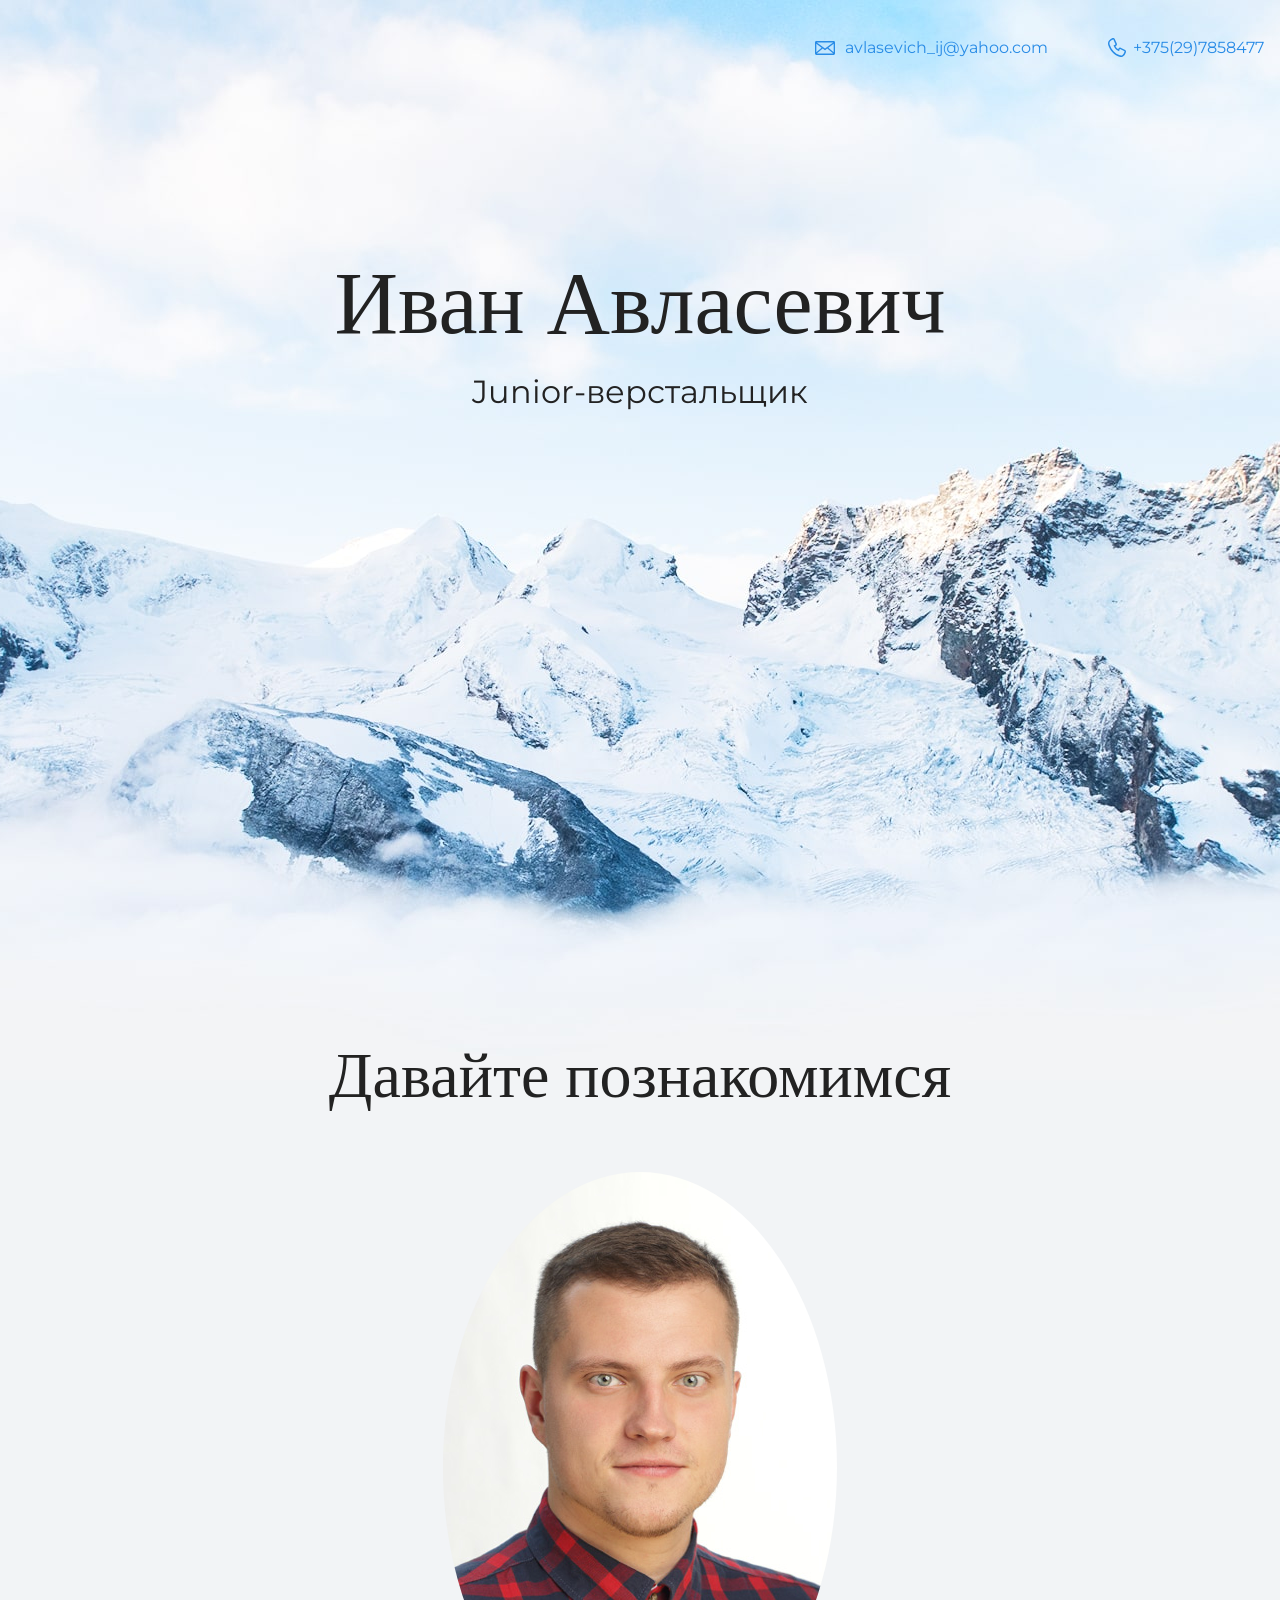
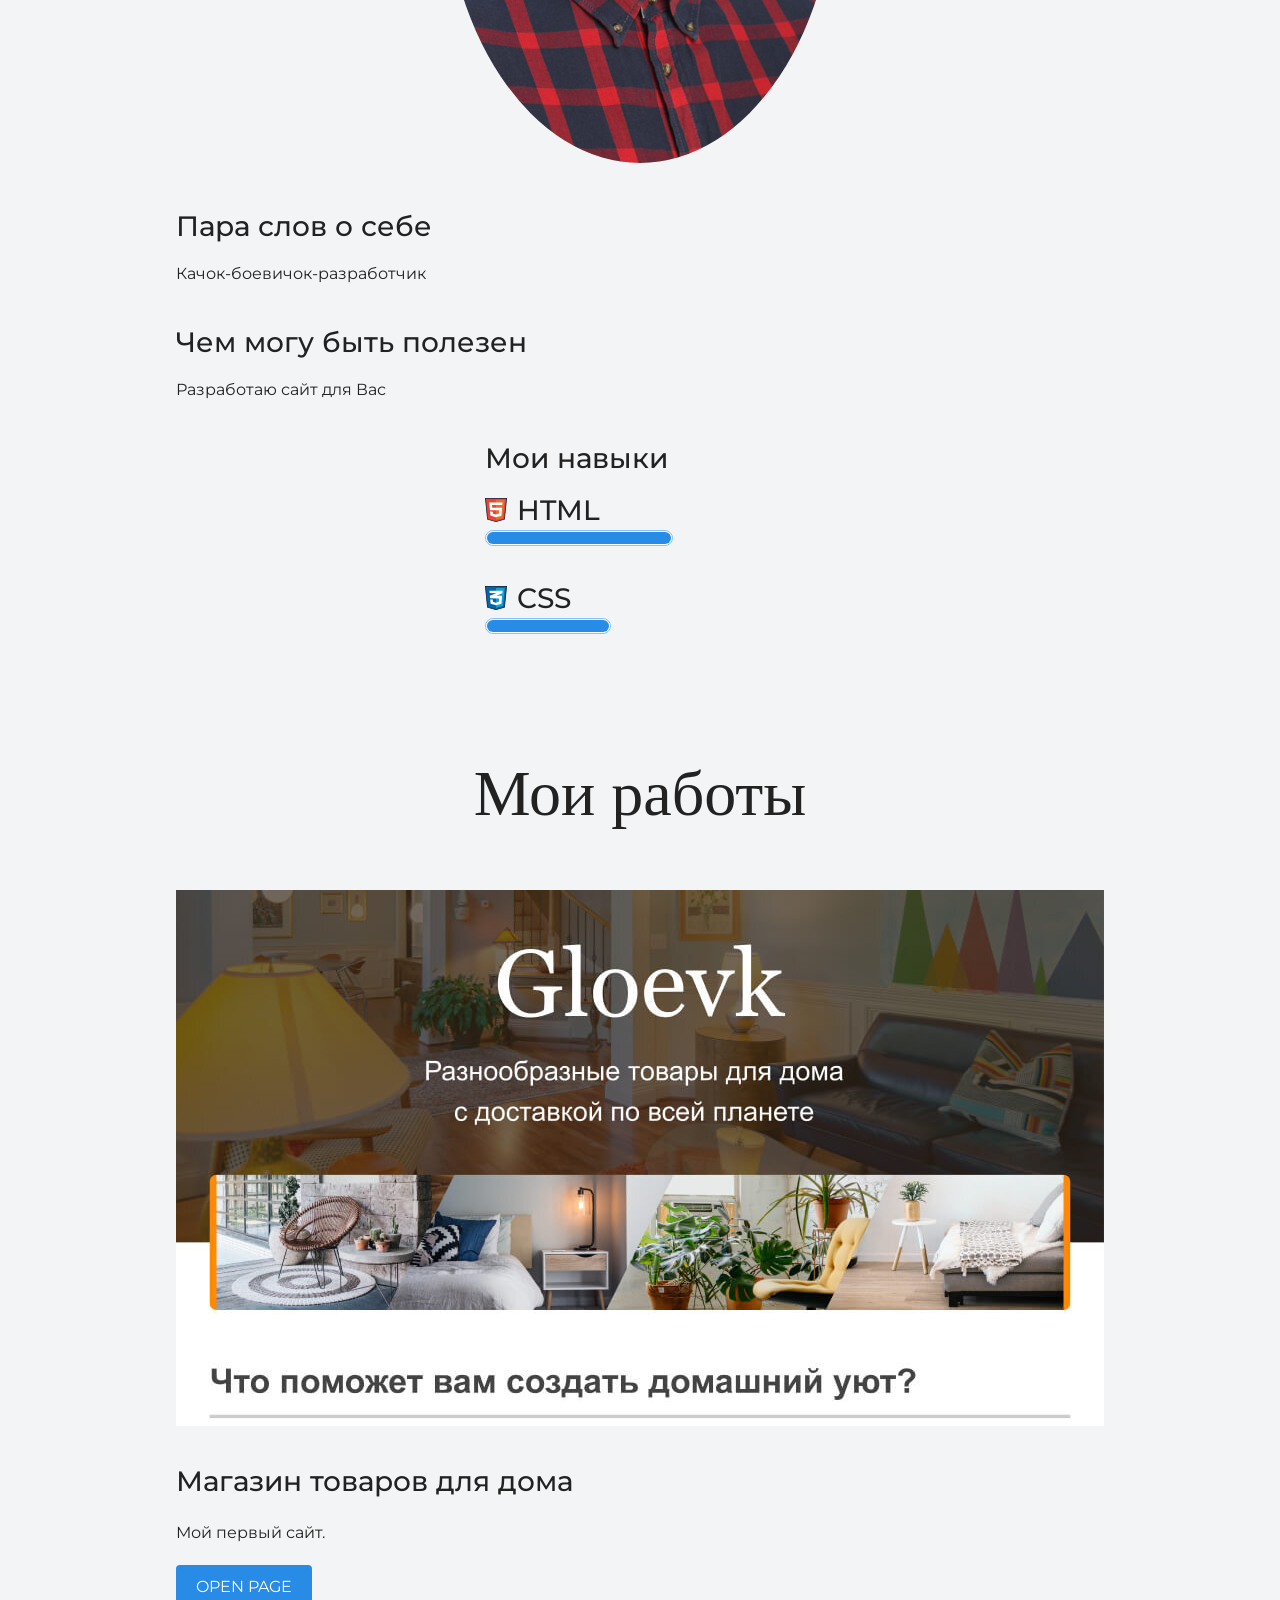
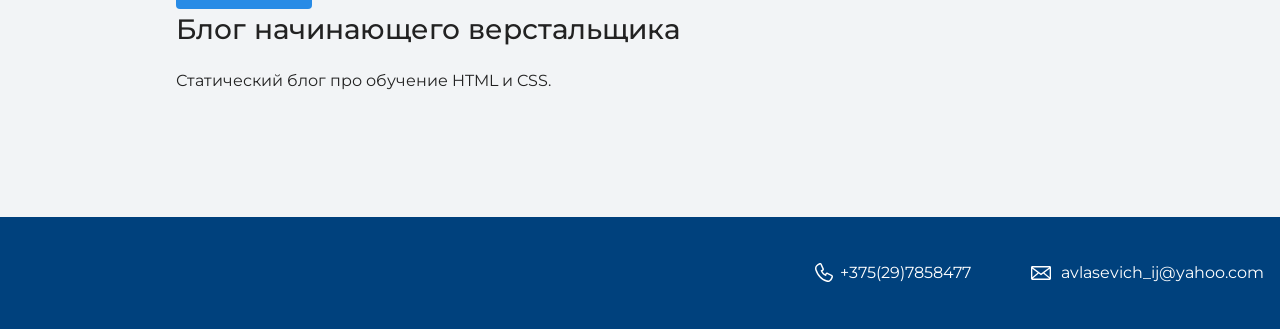
<file: portfolio-step-1/index.html>
<!DOCTYPE html>
<html lang="ru">
  <head>
    <meta charset="UTF-8">
<link href="https://fonts.googleapis.com/css?family=Montserrat:400,500,700|Old+Standard+TT&display=swap&subset=cyrillic" rel="stylesheet">
    <link rel="stylesheet" href="style.css">
    <title>Портфолио Junior верстальщика</title>
  </head>

  <body>
    <header class="page-header">
<div class="container">
      <a class="header-email" href="avlasevich_ij@yahoo.com">avlasevich_ij@yahoo.com</a>
      <a class="header-phone" href="+375(29)7858477">+375(29)7858477</a>
</div>
    </header>

    <section class="hero-image">
<div class="container">
      <h1 class="heading">Иван Авласевич</h1>
      <p>Junior-верстальщик</p>
</div>
    </section>

    <section class="intro">
<div class="container">
      <h2 class="subheading">Давайте познакомимся</h2>
      <figure class="user-image">
<img src="files/user1.png" alt="Фотография Неопознанного Медведя" style="border-radius:50%;">
      </figure>
      <h3>Пара слов о себе</h3>
      <p>Качок-боевичок-разработчик</p>
      <h3>Чем могу быть полезен</h3>
      <p>Разработаю сайт для Вас</p>
</div>
<div class="skills">
      <h3>Мои навыки</h3>
      <dl class="skills-list">
        <dt class="skill-html">HTML</dt>
        <dd class="level" style="width:60%;"><div>60%</div></dd>
        <dt class="skill-css">CSS</dt>
        <dd class="level" style="width:40%"><div>40%</div></dd>
      </dl>
</div>
    </section>

    <section class="portfolio">
<div class="container">
      <h2 class="subheading">Мои работы</h2>
<figure class="project-image">
  <img src="files/project.jpg" width="928" height="536" alt="Cайт магазина товаров для дома">
</figure>
      <h3>Магазин товаров для дома</h3>
      <p>Мой первый сайт.</p>
<a class="button" href="source/index.html">Open page</a>
      <h3>Блог начинающего верстальщика</h3>
      <p>Статический блог про обучение HTML и CSS.</p>
</div>
    </section>

    <footer class="page-footer">
<div class="container">
      <a class="footer-phone" href="+375(29)7858477">+375(29)7858477</a>
      <a class="footer-email" href="avlasevich_ij@yahoo.com">avlasevich_ij@yahoo.com </a>
</div>
    </footer>
  </body>
</html>
</file>
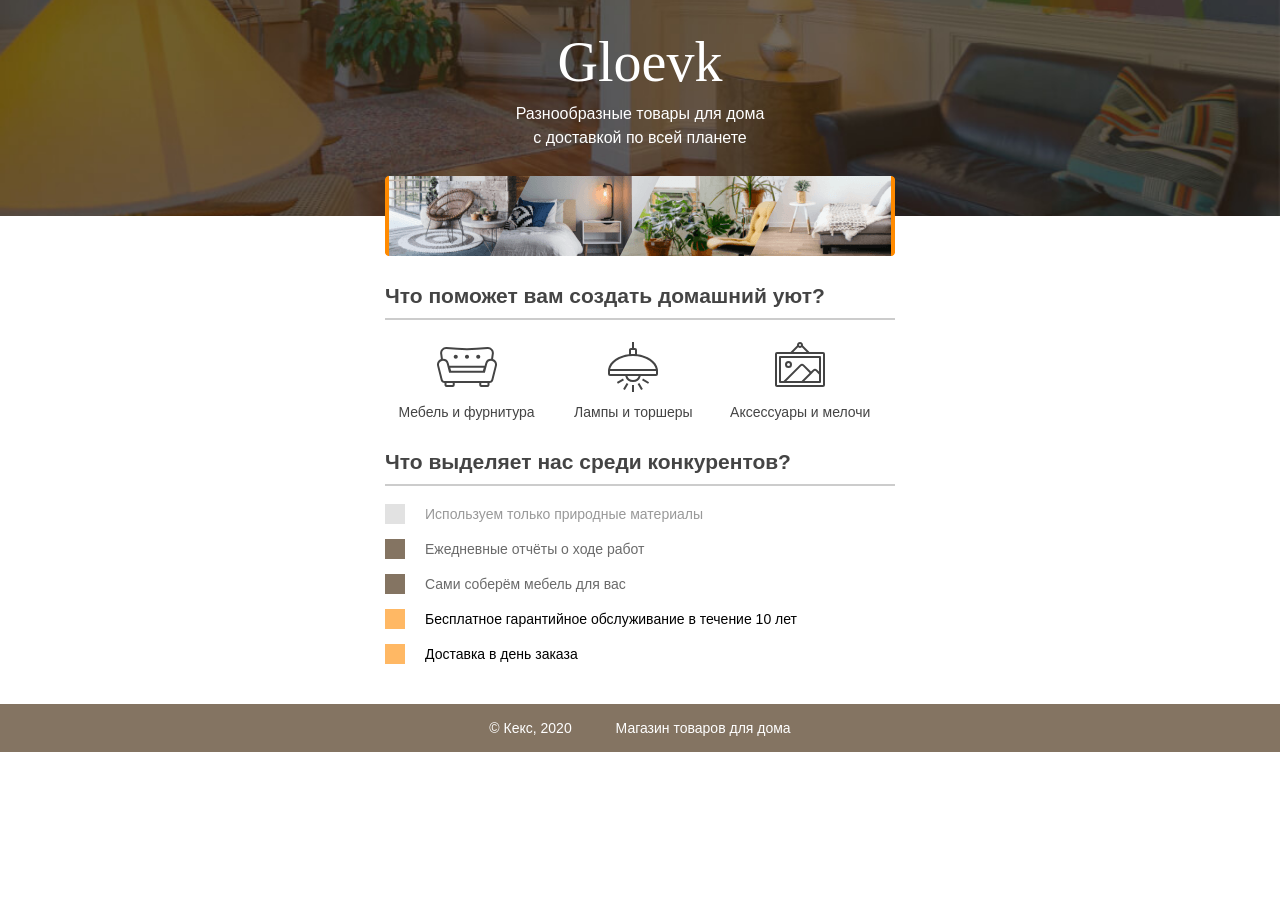
<file: portfolio-step-1/source/index.html>
<!DOCTYPE html>
<html lang="ru">
  <head>
    <meta charset="utf-8">
    <title>Магазин товаров для дома</title>
    <link rel="stylesheet" href="style.css">
  </head>
  <body>
    <header class="site-header">
      <div class="container">
        <h1>Gloevk</h1>
        <p>Разнообразные товары для дома с доставкой по всей планете</p>
        <img src="img/gloevk-examples.png" width="510" height="80" alt="Примеры интерьеров">
      </div>
    </header>

    <section class="features">
      <h2>Что поможет вам создать домашний уют?</h2>
      <p class="feature-furniture">Мебель и фурнитура</p>
      <p class="feature-lighting">Лампы и торшеры</p>
      <p class="feature-accessories">Аксессуары и мелочи</p>
    </section>

    <section class="advantages">
      <h2>Что выделяет нас среди конкурентов?</h2>
      <ul class="advantages-list">
        <li class="advantages-item">Используем только природные материалы</li>
        <li class="advantages-item standard">Ежедневные отчёты о ходе работ</li>
        <li class="advantages-item standard">Сами соберём мебель для вас</li>
        <li class="advantages-item vip">Бесплатное гарантийное обслуживание в течение 10 лет</li>
        <li class="advantages-item vip">Доставка в день заказа</li>
      </ul>
    </section>

    <footer class="site-footer">
      <div class="container">
        <p>© Кекс, 2020</p>
        <p>Магазин товаров для дома</p>
      </div>
    </footer>
  </body>
</html>
</file>
<file: portfolio-step-1/style.css>
body {
  margin: 0;
  min-width: 960px;
  font-family: "Montserrat", "Helvetica", "Arial", sans-serif;
  font-size: 16px;
  line-height: 32px;
  color: #222222;
  background-color: #f2f4f6;
  background-image: url("img/hero-bg.jpg");
  background-repeat: no-repeat;
  background-position: top center;
}

.container {
  max-width: 928px;
  margin: 0 auto;
  padding: 0 16px;
}

.page-header {
  margin: 0 0 160px;
  padding: 32px 0 32px;
}

.page-header .container,
.page-footer .container {
  max-width: 1408px;
  text-align: right;
}

.page-header a {
  margin-left: 56px;
  color: #288be6;
  text-decoration: none;
  background-repeat: no-repeat;
  background-position: left;
}

.header-email {
  padding-left: 30px;
  background-image: url("img/icon-email-header.svg");
}

.header-phone {
  padding-left: 25px;
  background-image: url("img/icon-phone-header.svg");
}

.hero-image {
  margin-bottom: 620px;
}

.hero-image .container {
  max-width: 1408px;
  text-align: center;
}

.heading {
  margin: 0 0 16px;
  font-family: "Old Standard TT", "Times", "Times New Roman", serif;
  font-size: 88px;
  line-height: 96px;
  font-weight: 400;
}

.hero-image p {
  margin: 0;
  font-size: 32px;
  line-height: 48px;
}

.intro {
  margin: 0 0 120px;
}

.subheading {
  margin: 0 0 56px;
  font-family: "Old Standard TT", "Times", "Times New Roman", serif;
  font-size: 64px;
  line-height: 80px;
  font-weight: 400;
  text-align: center;
}

.user-image {
  margin: 0 0 32px;
  text-align: center;
}

.intro h3,
.portfolio h3 {
  margin: 0 0 12px;
  font-size: 28px;
  line-height: 40px;
  font-weight: 500;
}

.intro p {
  margin: 0 0 32px;
}

.skills{


  margin: 0 485px;
  font-size: 28px;
  line-height: 40px;
  font-weight: 500;
}

.skills-list {
  margin: 0;
  padding: 0;
}

.skills-list dt {
  padding-left: 32px;
  background-repeat: no-repeat;
  background-position: left;
}

.skill-html {
  background-image: url("img/icon-html.svg");
}

.skill-css {
  background-image: url("img/icon-css.svg");
}

.level {
   
  
  margin: 0 0 32px;
  text-align: center;
  padding: 0;
  height: 14px;
  font-size: 0;
  background-color: #ffffff;
  border: 1px solid #86c3fa;
  border-radius: 8px;
}

.level div {
  margin: 1px;
  height: 12px;
  background-color: #288be6;
  border-radius: 6px;
}

.portfolio {
  margin: 0 0 120px;
}

.projects {
  margin: 0;
  padding: 0;
  list-style: none;
}

.projects li {
  margin: 0 0 80px;
}

.project-image {
  margin: 0 0 24px;
  text-align: center;
}

.projects p {
  margin: 0 0 24px;
}

.button {
  padding: 6px 20px;
  display: inline-block;
  vertical-align: baseline;
  text-decoration: none;
  text-transform: uppercase;
  border-radius: 4px;
  background-color: #288be6;
  color: #ffffff;
}

.page-footer {
  padding: 40px 0;
  background-color: #00417d;
  color: #ffffff;
}

.page-footer a {
  margin-left: 56px;
  color: inherit;
  text-decoration: none;
  background-repeat: no-repeat;
  background-position: left;
}

.footer-email {
  padding-left: 30px;
  background-image: url("img/icon-email-footer.svg");
}

.footer-phone {
  padding-left: 25px;
  background-image: url("img/icon-phone-footer.svg");
}
</file>
<file: portfolio-step-1/source/style.css>
body {
  margin: 0;
  padding: 0;
  font-family: "Arial", sans-serif;
  font-size: 14px;
  line-height: 20px;
  color: #444444;
}

h1 {
  width: 255px;
  margin: 0 auto 8px;
  font-family: "Georgia", serif;
  text-align: center;
  font-weight: normal;
  font-size: 56px;
  line-height: 64px;
}

h2 {
  border-bottom: 2px solid #cccccc;
  padding-bottom: 12px;
}

.container {
  width: 510px;
  margin: 0 auto;
  padding: 0 20px;
}

.site-header {
  min-width: 550px;
  height: 186px;
  margin-bottom: 70px;
  padding-top: 30px;
  background: #847462 no-repeat center url("img/gloevk-bg.jpg");
  background-size: cover;
  color: #ffffff;
}

.site-header p {
  width: 255px;
  margin: 0 auto 26px;
  text-align: center;
  font-size: 16px;
  line-height: 24px; 
}

.site-header img {
  display: block;
  margin: 0 auto;
}

.features {
  width: 510px;
  margin: 0 auto 30px;
  padding: 0 20px;
}

.features p {
  display: inline-block;
  vertical-align: top;
  width: 30%;
  margin: 0 5px;
  background-repeat: no-repeat;
  background-position: center top;
  text-align: center;
}

.feature-furniture {
  padding-top: 65px;
  background-image: url("img/furniture.svg");
}

.feature-lighting {
  padding-top: 65px;
  background-image: url("img/lighting.svg");
}

.feature-accessories {
  padding-top: 65px;
  background-image: url("img/accessories.svg");
}

.advantages {
  width: 510px;
  margin: 0 auto 40px;
  padding: 0 20px;
}

.advantages-list {
  padding: 0;
  list-style: none;  
}

.advantages-item {
  margin-bottom: 15px;
  padding-left: 20px;
  border-left: 20px solid #e2e2e2;
  color: #999999;
}

.standard {
  border-color: #847462;
  color: #6a6a6a;
}

.vip {
  border-color: #ffb864;
  color: #000000;
}

.site-footer {
  min-width: 550px;
  background-color: #847462;
  color: #ffffff;
}

.site-footer .container {
  text-align: center;
}

.site-footer p {
  display: inline-block;
  vertical-align: middle;
  padding: 0 20px;
}
</file>
